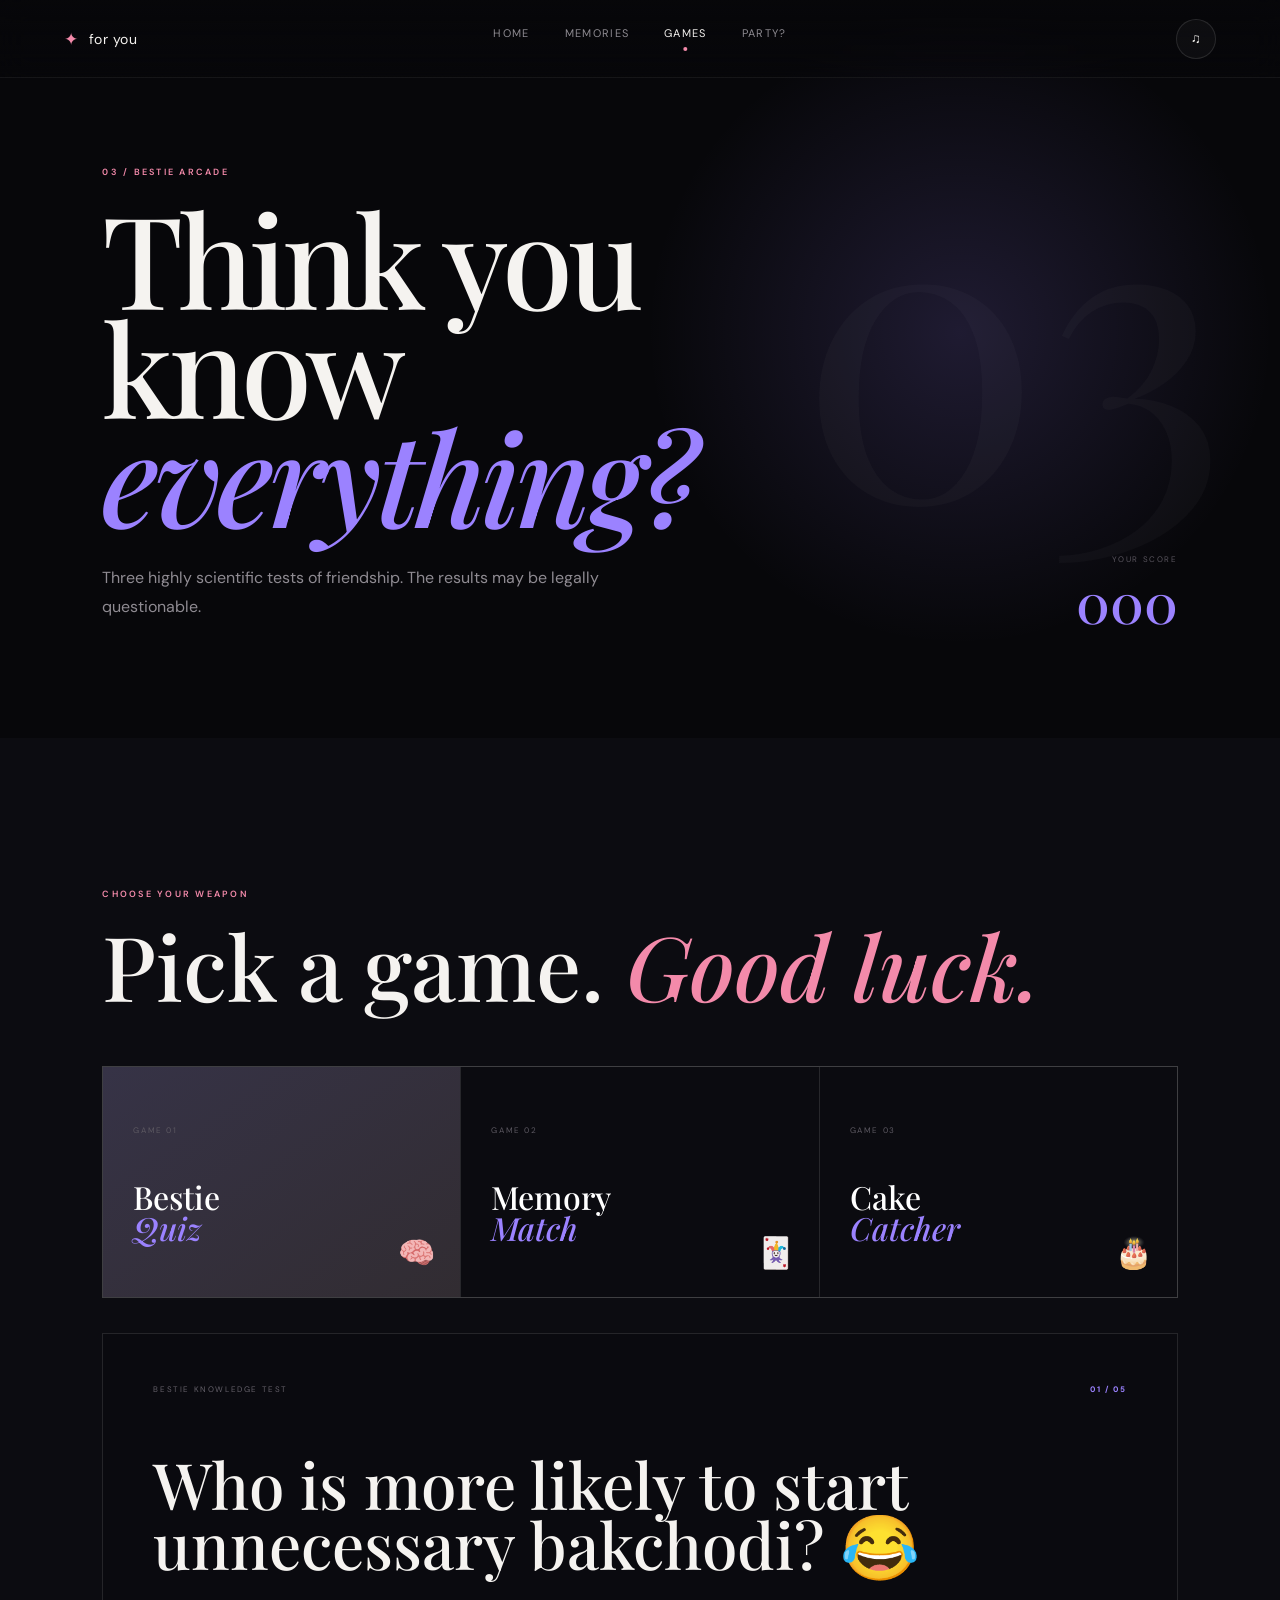
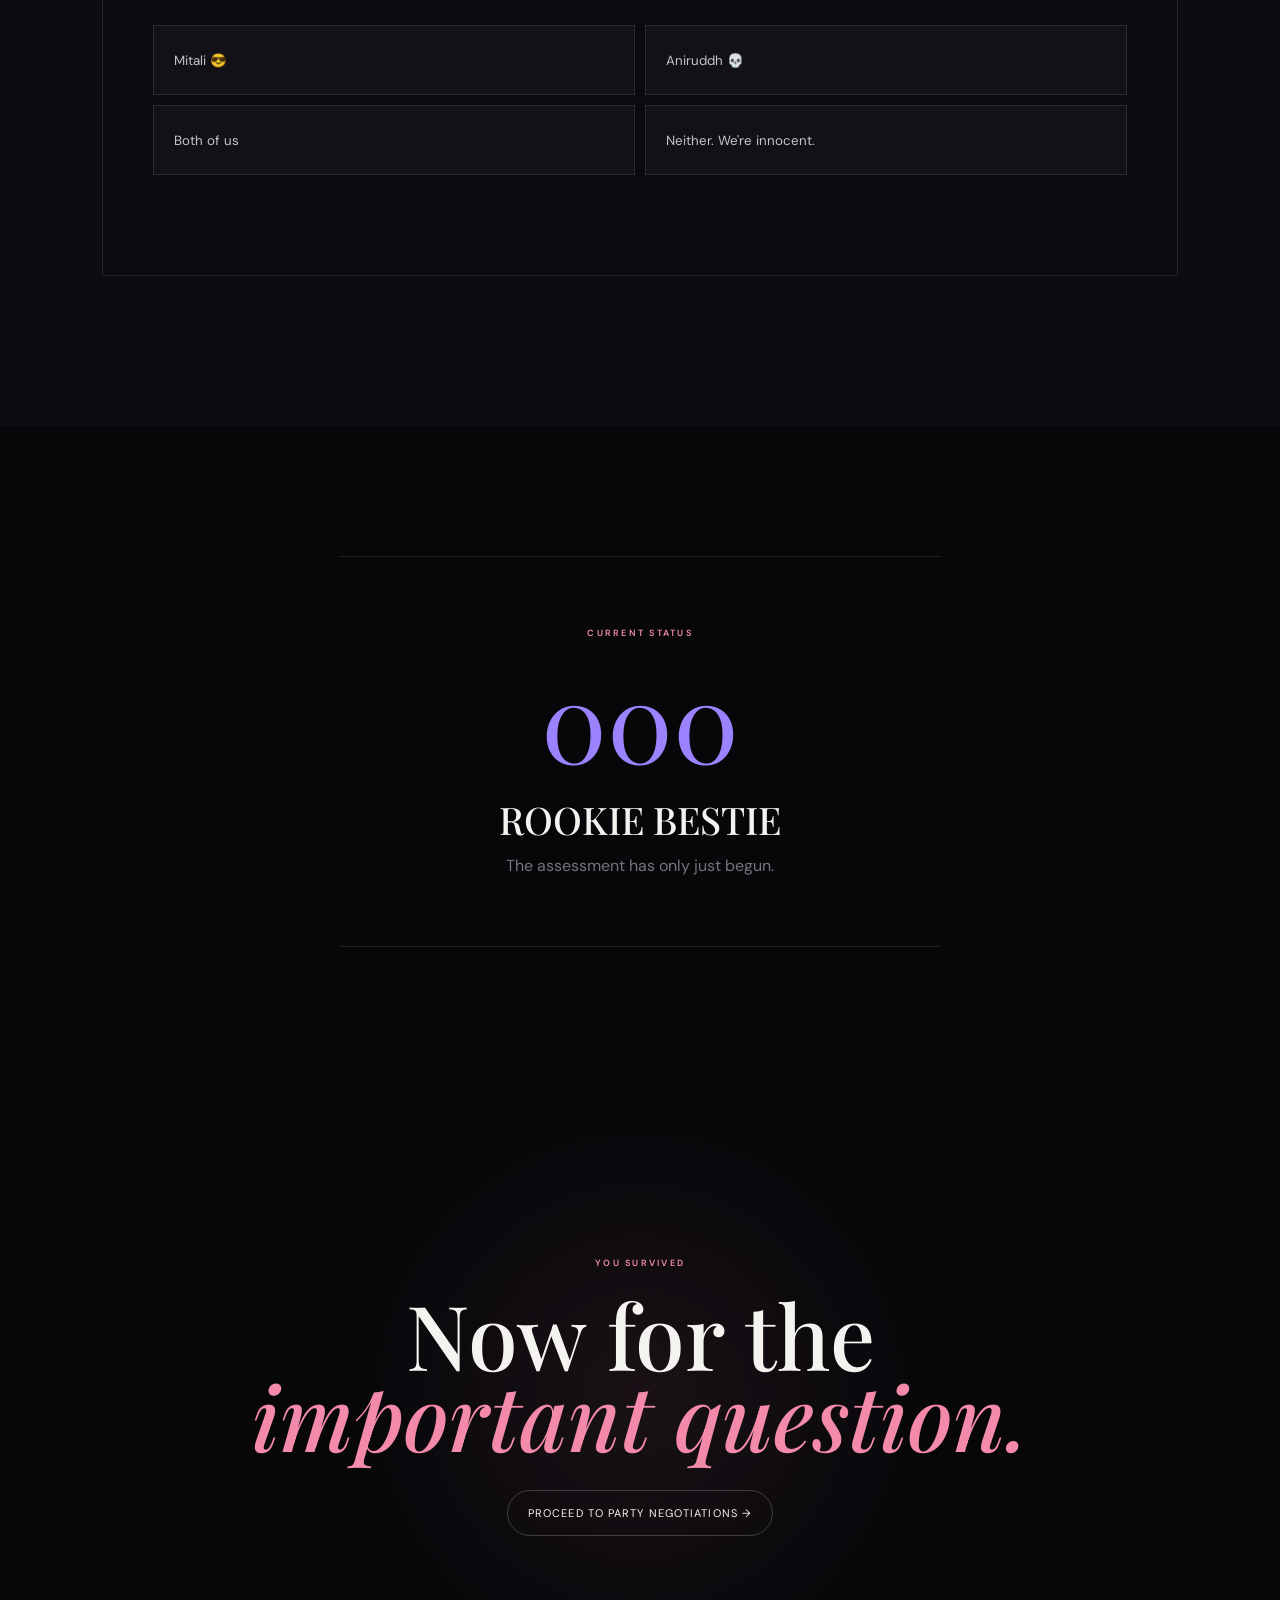
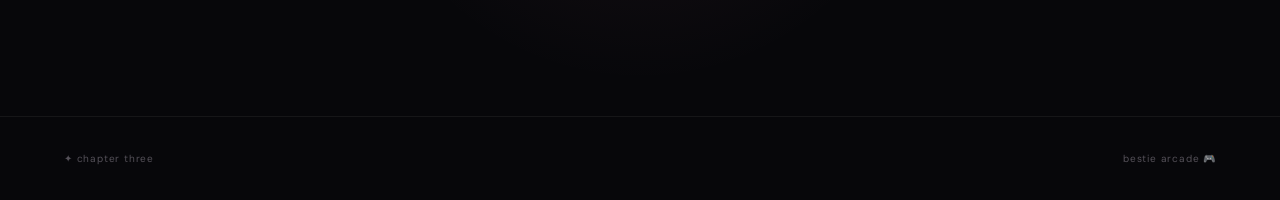
<file: pages/games.html>
<!DOCTYPE html>
<html lang="en">

<head>

    <meta charset="UTF-8">

    <meta
        name="viewport"
        content="width=device-width, initial-scale=1.0"
    >

    <title>Bestie Arcade 🎮</title>

    <link rel="stylesheet" href="../css/style.css">
    <link rel="stylesheet" href="../css/games.css">

</head>

<body>

<header class="navbar">

    <a href="../index.html" class="brand">
        <span class="brand-symbol">✦</span>
        <span>for you</span>
    </a>

    <nav class="desktop-nav">

        <a href="../index.html">
            Home
        </a>

        <a href="memories.html">
            Memories
        </a>

        <a href="games.html" class="active">
            Games
        </a>

        <a href="party.html">
            Party?
        </a>

    </nav>

    <button
        class="music-button"
        id="musicButton"
    >
        ♫
    </button>

    <button
        class="mobile-menu-button"
        id="mobileMenuButton"
    >
        <span></span>
        <span></span>
    </button>

</header>


<div class="mobile-menu" id="mobileMenu">

    <div class="mobile-menu-inner">

        <p>A LITTLE ADVENTURE</p>

        <a href="../index.html">
            Home
            <span>01</span>
        </a>

        <a href="memories.html">
            Our Memories
            <span>02</span>
        </a>

        <a href="games.html">
            Bestie Arcade
            <span>03</span>
        </a>

        <a href="party.html">
            The Important Question
            <span>04</span>
        </a>

    </div>

</div>


<main>

    <!-- =====================================
         HERO
    ====================================== -->

    <section class="games-hero">

        <div class="games-hero-content">

            <p class="section-kicker reveal">
                03 / BESTIE ARCADE
            </p>

            <h1 class="reveal">
                Think you know
                <br>
                <span>everything?</span>
            </h1>

            <p class="reveal">
                Three highly scientific tests
                of friendship.
                The results may be legally questionable.
            </p>

        </div>

        <div class="arcade-score">

            <span>YOUR SCORE</span>

            <strong id="totalScore">
                000
            </strong>

        </div>

    </section>


    <!-- =====================================
         GAME SELECT
    ====================================== -->

    <section class="arcade-section">

        <div class="arcade-heading">

            <p class="section-kicker">
                CHOOSE YOUR WEAPON
            </p>

            <h2>
                Pick a game.
                <span>Good luck.</span>
            </h2>

        </div>


        <div class="game-selector">

            <button
                class="game-tab active"
                data-game="quiz"
            >

                <small>
                    GAME 01
                </small>

                <strong>
                    Bestie
                    <em>Quiz</em>
                </strong>

                <span>
                    🧠
                </span>

            </button>


            <button
                class="game-tab"
                data-game="memory"
            >

                <small>
                    GAME 02
                </small>

                <strong>
                    Memory
                    <em>Match</em>
                </strong>

                <span>
                    🃏
                </span>

            </button>


            <button
                class="game-tab"
                data-game="cake"
            >

                <small>
                    GAME 03
                </small>

                <strong>
                    Cake
                    <em>Catcher</em>
                </strong>

                <span>
                    🎂
                </span>

            </button>

        </div>


        <!-- =================================
             QUIZ
        ================================== -->

        <div
            class="game-panel active"
            id="quizGame"
        >

            <div class="game-panel-top">

                <span>
                    BESTIE KNOWLEDGE TEST
                </span>

                <strong id="quizProgress">
                    01 / 05
                </strong>

            </div>

            <h2 id="quizQuestion">
                Loading...
            </h2>

            <div
                class="quiz-options"
                id="quizOptions"
            ></div>

            <p
                class="game-feedback"
                id="quizFeedback"
            ></p>

        </div>


        <!-- =================================
             MEMORY
        ================================== -->

        <div
            class="game-panel"
            id="memoryGame"
        >

            <div class="game-panel-top">

                <span>
                    MEMORY MATCH
                </span>

                <strong id="memoryScore">
                    00 / 03
                </strong>

            </div>

            <h2>
                Find the matching memories.
            </h2>

            <div
                class="memory-board"
                id="memoryBoard"
            ></div>

            <p
                class="game-feedback"
                id="memoryFeedback"
            >
                Find all three pairs.
            </p>

        </div>


        <!-- =================================
             CAKE
        ================================== -->

        <div
            class="game-panel"
            id="cakeGame"
        >

            <div class="game-panel-top">

                <span>
                    CAKE CATCHER
                </span>

                <strong>
                    SCORE:
                    <span id="cakeScore">
                        00
                    </span>
                </strong>

            </div>

            <h2>
                You know what to do.
                <span>Catch cake.</span>
            </h2>

            <div class="cake-game-area">

                <div
                    class="cake-object"
                    id="cakeDisplay"
                >
                    🎂
                </div>

                <button
                    class="cake-button"
                    id="cakeButton"
                >
                    CATCH IT
                </button>

            </div>

            <p
                class="game-feedback"
                id="cakeFeedback"
            >
                Catch five cakes to win.
            </p>

        </div>

    </section>


    <!-- =====================================
         SCORE CARD
    ====================================== -->

    <section class="score-section">

        <div class="score-card">

            <p class="section-kicker">
                CURRENT STATUS
            </p>

            <div
                class="big-score"
                id="bigScore"
            >
                000
            </div>

            <h2 id="scoreTitle">
                Rookie Bestie
            </h2>

            <p id="scoreMessage">
                The friendship assessment has begun.
            </p>

        </div>

    </section>


    <!-- =====================================
         NEXT
    ====================================== -->

    <section class="arcade-ending">

        <p class="section-kicker">
            YOU SURVIVED
        </p>

        <h2>
            Now for the
            <span>important question.</span>
        </h2>

        <a
            href="party.html"
            class="hero-button"
        >
            Proceed to party negotiations →
        </a>

    </section>

</main>


<footer>

    <div>
        ✦ chapter three
    </div>

    <div>
        bestie arcade 🎮
    </div>

</footer>


<audio
    id="birthdayMusic"
    loop
>
    <source
        src="/assests/music/birthday-song-web.mp3"
        type="audio/mpeg"
    >
</audio>


<script src="../js/main.js"></script>
<script src="../js/games.js"></script>

</body>
</html>
</file>
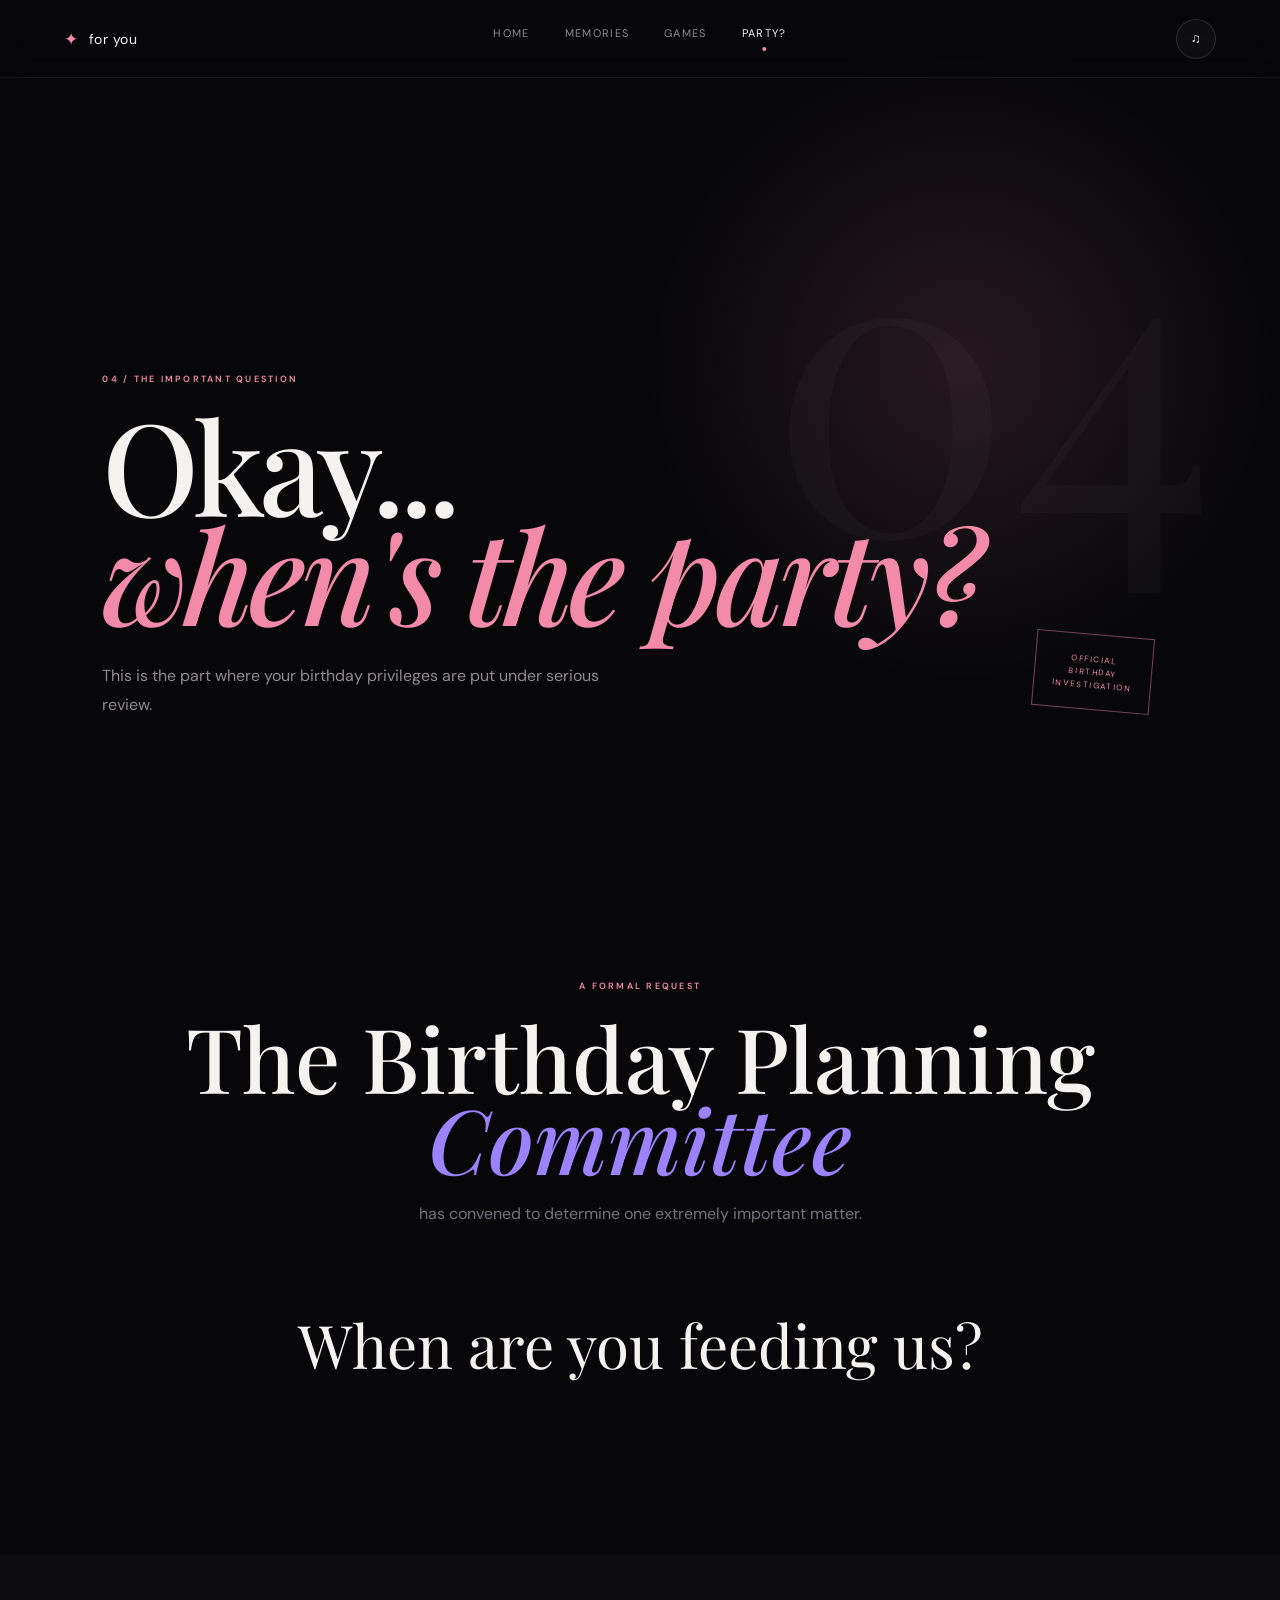
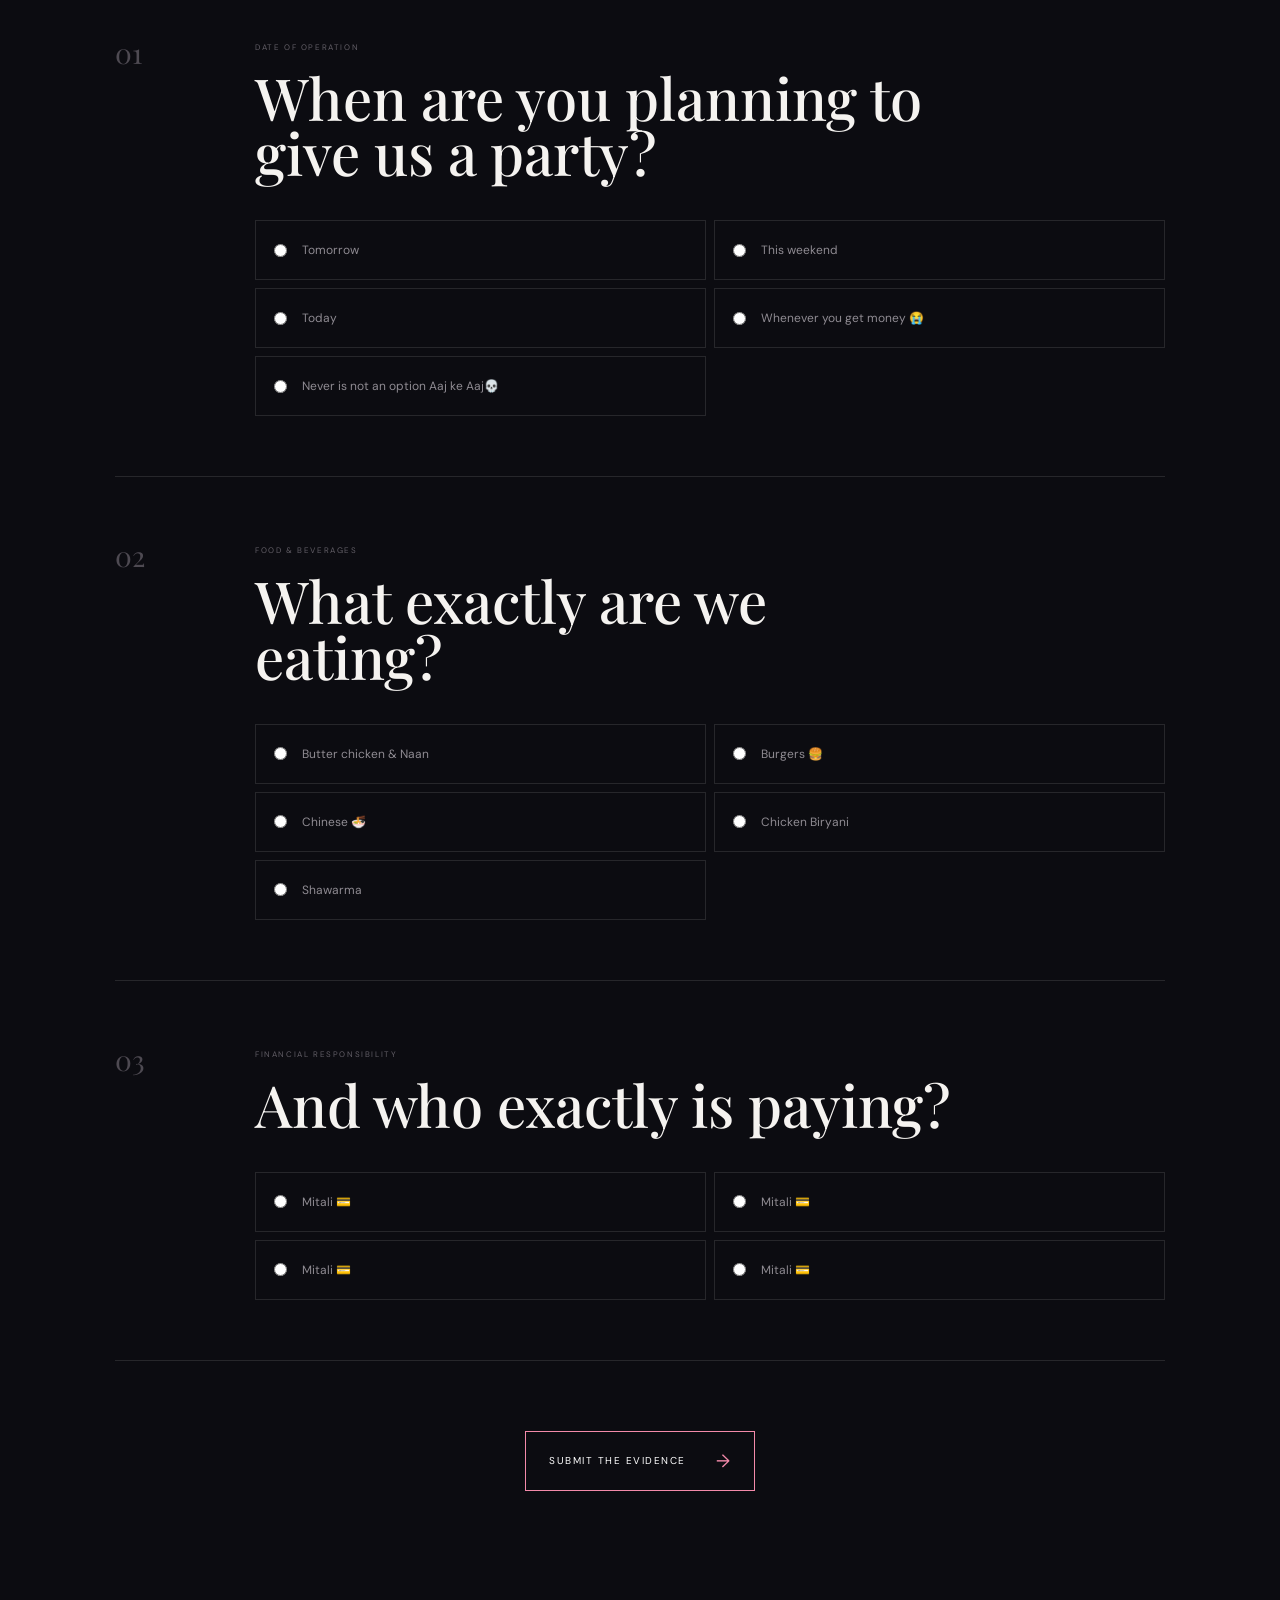
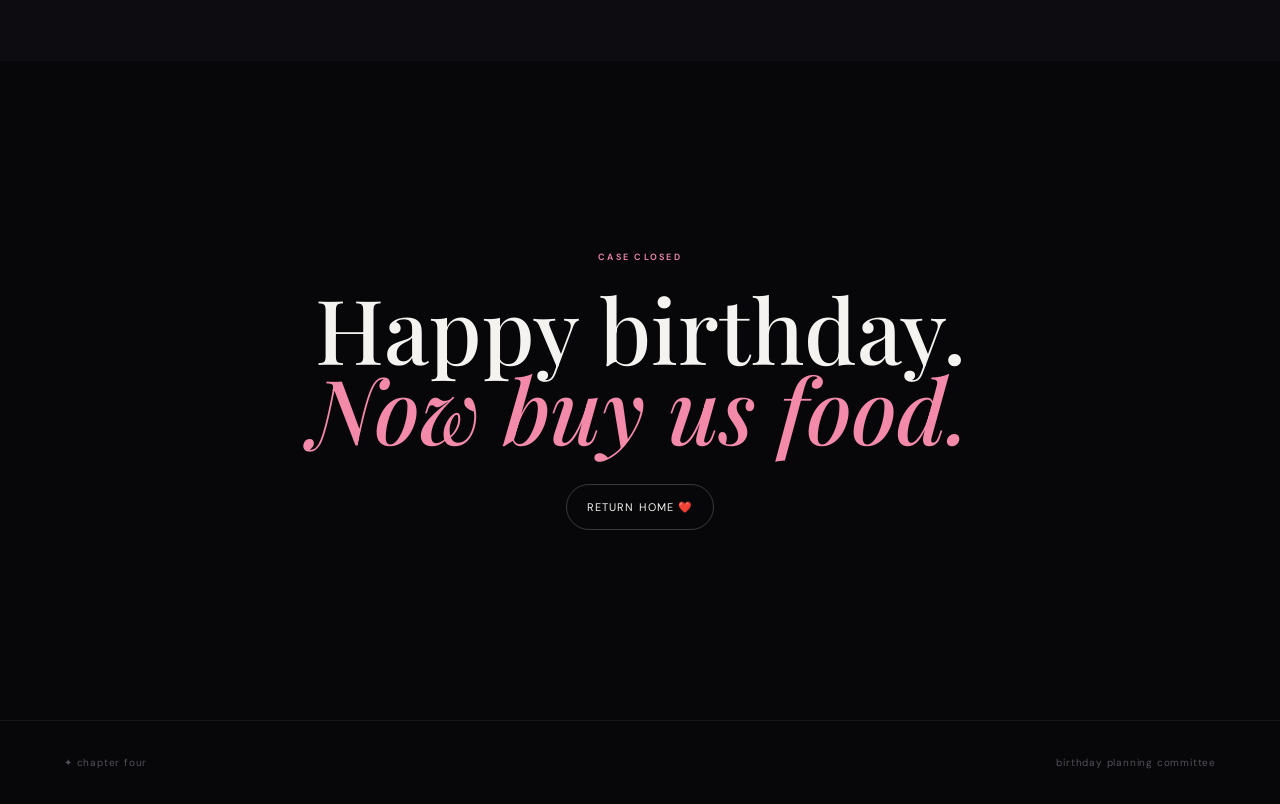
<file: pages/party.html>
<!DOCTYPE html>
<html lang="en">

<head>

    <meta charset="UTF-8">

    <meta
        name="viewport"
        content="width=device-width, initial-scale=1.0"
    >

    <title>The Important Question 🎉</title>

    <link rel="stylesheet" href="../css/style.css">
    <link rel="stylesheet" href="../css/party.css">

</head>

<body>

<header class="navbar">

    <a href="../index.html" class="brand">
        <span class="brand-symbol">✦</span>
        <span>for you</span>
    </a>

    <nav class="desktop-nav">

        <a href="../index.html">
            Home
        </a>

        <a href="memories.html">
            Memories
        </a>

        <a href="games.html">
            Games
        </a>

        <a href="party.html" class="active">
            Party?
        </a>

    </nav>

    <button
        class="music-button"
        id="musicButton"
    >
        ♫
    </button>

    <button
        class="mobile-menu-button"
        id="mobileMenuButton"
    >
        <span></span>
        <span></span>
    </button>

</header>


<div class="mobile-menu" id="mobileMenu">

    <div class="mobile-menu-inner">

        <p>A LITTLE ADVENTURE</p>

        <a href="../index.html">
            Home
            <span>01</span>
        </a>

        <a href="memories.html">
            Our Memories
            <span>02</span>
        </a>

        <a href="games.html">
            Bestie Arcade
            <span>03</span>
        </a>

        <a href="party.html">
            The Important Question
            <span>04</span>
        </a>

    </div>

</div>


<main>

    <!-- =====================================
         HERO
    ====================================== -->

    <section class="party-hero">

        <div class="party-hero-content">

            <p class="section-kicker reveal">
                04 / THE IMPORTANT QUESTION
            </p>

            <h1 class="reveal">
                Okay...
                <br>
                <span>when's the party?</span>
            </h1>

            <p class="reveal">
                This is the part where your birthday
                privileges are put under serious review.
            </p>

        </div>

        <div class="party-stamp">
            OFFICIAL<br>
            BIRTHDAY<br>
            INVESTIGATION
        </div>

    </section>


    <!-- =====================================
         INTRO
    ====================================== -->

    <section class="party-intro">

        <p class="section-kicker">
            A FORMAL REQUEST
        </p>

        <h2>
            The Birthday Planning
            <span>Committee</span>
        </h2>

        <p>
            has convened to determine one extremely
            important matter.
        </p>

        <div class="big-question">
            When are you feeding us?
        </div>

    </section>


    <!-- =====================================
         FORM
    ====================================== -->

    <section class="party-form-section">

        <form id="partyForm">


            <div class="party-question reveal">

                <div class="question-number">
                    01
                </div>

                <div class="question-content">

                    <span>
                        DATE OF OPERATION
                    </span>

                    <h3>
                        When are you planning
                        to give us a party?
                    </h3>


                    <div class="options">

                        <label>

                            <input
                                type="radio"
                                name="date"
                                value="Tomorrow"
                                required
                            >

                            <span>
                                Tomorrow
                            </span>

                        </label>


                        <label>

                            <input
                                type="radio"
                                name="date"
                                value="This weekend"
                            >

                            <span>
                                This weekend
                            </span>

                        </label>


                        <label>

                            <input
                                type="radio"
                                name="date"
                                value="Next weekend"
                            >

                            <span>
                                Today
                            </span>

                        </label>


                        <label>

                            <input
                                type="radio"
                                name="date"
                                value="Whenever I get money"
                            >

                            <span>
                                Whenever you get money 😭
                            </span>

                        </label>


                        <label>

                            <input
                                type="radio"
                                name="date"
                                value="Never"
                            >

                            <span>
                                Never is not an option Aaj ke Aaj💀
                            </span>

                        </label>

                    </div>

                </div>

            </div>


            <div class="party-question reveal">

                <div class="question-number">
                    02
                </div>

                <div class="question-content">

                    <span>
                        FOOD & BEVERAGES
                    </span>

                    <h3>
                        What exactly are
                        we eating?
                    </h3>


                    <div class="options">

                        <label>

                            <input
                                type="radio"
                                name="food"
                                value="Pizza"
                                required
                            >

                            <span>
                                Butter chicken & Naan
                            </span>

                        </label>


                        <label>

                            <input
                                type="radio"
                                name="food"
                                value="Burgers"
                            >

                            <span>
                                Burgers 🍔
                            </span>

                        </label>


                        <label>

                            <input
                                type="radio"
                                name="food"
                                value="Chinese"
                            >

                            <span>
                                Chinese 🍜
                            </span>

                        </label>


                        <label>

                            <input
                                type="radio"
                                name="food"
                                value="Something expensive"
                            >

                            <span>
                                Chicken Biryani
                            </span>

                        </label>


                        <label>

                            <input
                                type="radio"
                                name="food"
                                value="Whatever is cheapest"
                            >

                            <span>
                                Shawarma
                            </span>

                        </label>

                    </div>

                </div>

            </div>


            <div class="party-question reveal">

                <div class="question-number">
                    03
                </div>

                <div class="question-content">

                    <span>
                        FINANCIAL RESPONSIBILITY
                    </span>

                    <h3>
                        And who exactly
                        is paying?
                    </h3>


                    <div class="options">

                        <label>

                            <input
                                type="radio"
                                name="payment"
                                value="You"
                                required
                            >

                            <span>
                                Mitali 💳
                            </span>

                        </label>


                        <label>

                            <input
                                type="radio"
                                name="payment"
                                value="Parents"
                            >

                            <span>
                                Mitali 💳
                            </span>

                        </label>


                        <label>

                            <input
                                type="radio"
                                name="payment"
                                value="Everyone contributes"
                            >

                            <span>
                                Mitali 💳
                            </span>

                        </label>


                        <label>

                            <input
                                type="radio"
                                name="payment"
                                value="Nobody"
                            >

                            <span>
                                Mitali 💳
                            </span>

                        </label>

                    </div>

                </div>

            </div>


            <button
                type="submit"
                class="submit-party"
            >
                SUBMIT THE EVIDENCE
                <span>→</span>
            </button>


        </form>


        <!-- =====================================
             RESULT
        ====================================== -->

        <div
            class="party-result"
            id="partyResult"
        >

            <div class="result-symbol">
                ✦
            </div>

            <p class="section-kicker">
                APPLICATION RECEIVED
            </p>

            <h2>
                Excellent.
                <span>We'll hold you to that.</span>
            </h2>

            <p id="resultText">
                Your answers have been successfully
                forwarded to the Birthday Planning Committee.
            </p>

            <div class="result-status">
                <span></span>
                UNDER SERIOUS CONSIDERATION
            </div>

            <button
                class="change-button"
                id="againButton"
            >
                Change my answers
            </button>

        </div>

    </section>


    <!-- =====================================
         END
    ====================================== -->

    <section class="party-ending">

        <p class="section-kicker">
            CASE CLOSED
        </p>

        <h2>
            Happy birthday.
            <span>Now buy us food.</span>
        </h2>

        <a
            href="../index.html"
            class="hero-button"
        >
            Return home ❤️
        </a>

    </section>

</main>


<footer>

    <div>
        ✦ chapter four
    </div>

    <div>
        birthday planning committee
    </div>

</footer>


<audio
    id="birthdayMusic"
    loop
>
    <source
        src="/assests/music/birthday-song-web.mp3"
        type="audio/mpeg"
    >
</audio>


<script src="../js/main.js"></script>
<script src="../js/party.js"></script>

</body>
</html>
</file>
<file: css/style.css>
@import url('https://fonts.googleapis.com/css2?family=DM+Sans:wght@400;500;600;700&family=Playfair+Display:ital,wght@0,500;0,600;1,500;1,600&display=swap');


/* =========================================================
   VARIABLES
========================================================= */

:root {

    --black: #07070a;
    --black-soft: #0c0c11;

    --white: #f5f3f0;
    --white-soft: #d8d5d2;

    --muted: #8f8b8d;

    --purple: #9b82ff;
    --pink: #f38aaa;

    --border: rgba(255,255,255,0.11);

    --serif: "Playfair Display", Georgia, serif;
    --sans: "DM Sans", Arial, sans-serif;

}


/* =========================================================
   RESET
========================================================= */

* {
    margin: 0;
    padding: 0;
    box-sizing: border-box;
}

html {
    scroll-behavior: smooth;
}

body {
    background: var(--black);
    color: var(--white);

    font-family: var(--sans);

    overflow-x: hidden;
}

body.locked {
    overflow: hidden;
}

a {
    color: inherit;
    text-decoration: none;
}

button {
    font-family: inherit;
}


/* =========================================================
   INTRO SCREEN
========================================================= */

.intro-screen {

    position: fixed;

    inset: 0;

    z-index: 9999;

    background: #07070a;

    display: flex;

    align-items: center;
    justify-content: center;

    overflow: hidden;

    transition:
        opacity 1s ease,
        visibility 1s ease;

}

.intro-screen.hide {

    opacity: 0;

    visibility: hidden;

    pointer-events: none;

}


.intro-stars {

    position: absolute;

    inset: 0;

    background-image:
        radial-gradient(
            circle,
            rgba(255,255,255,0.8) 1px,
            transparent 1px
        );

    background-size: 120px 120px;

    opacity: 0.12;

    animation:
        starMove 25s linear infinite;

}


@keyframes starMove {

    from {
        transform: translateY(0);
    }

    to {
        transform: translateY(-120px);
    }

}


.intro-content {

    position: relative;

    z-index: 2;

    width: min(90%, 800px);

    text-align: center;

}


.intro-small {

    color: var(--muted);

    font-size: 10px;

    letter-spacing: 0.25em;

    margin-bottom: 35px;

}


.intro-symbol {

    font-size: 22px;

    color: var(--pink);

    margin-bottom: 25px;

    animation:
        introPulse 2s ease-in-out infinite;

}


@keyframes introPulse {

    0%,
    100% {
        opacity: 0.5;
        transform: scale(1);
    }

    50% {
        opacity: 1;
        transform: scale(1.15);
    }

}


.intro-content h1 {

    font-family: var(--serif);

    font-size: clamp(55px, 9vw, 105px);

    line-height: 0.95;

    font-weight: 500;

    letter-spacing: -4px;

}


.intro-content h1 span {

    font-style: italic;

    color: var(--pink);

}


.intro-description {

    margin-top: 35px;

    color: var(--muted);

    line-height: 1.8;

    font-size: 15px;

}


.enter-button {

    margin-top: 38px;

    display: inline-flex;

    align-items: center;

    gap: 25px;

    padding: 16px 22px 16px 25px;

    border-radius: 100px;

    border: 1px solid var(--border);

    background: rgba(255,255,255,0.04);

    color: var(--white);

    cursor: pointer;

    font-size: 13px;

    transition: 0.3s ease;

}


.enter-button:hover {

    background: rgba(255,255,255,0.09);

    border-color: rgba(255,255,255,0.25);

    transform: translateY(-3px);

}


.enter-arrow {

    width: 30px;
    height: 30px;

    display: grid;

    place-items: center;

    border-radius: 50%;

    background: var(--white);

    color: var(--black);

    transition: 0.3s ease;

}


.enter-button:hover .enter-arrow {

    transform: translateX(4px);

}


.intro-hint {

    margin-top: 20px;

    color: #55535a;

    font-size: 10px;

}


/* =========================================================
   SITE
========================================================= */

.site {

    opacity: 0;

    visibility: hidden;

    transition:
        opacity 1.2s ease;

}


.site.show {

    opacity: 1;

    visibility: visible;

}


/* =========================================================
   NAVBAR
========================================================= */

.navbar {

    position: fixed;

    top: 0;
    left: 0;

    width: 100%;

    height: 78px;

    padding: 0 5%;

    display: flex;

    align-items: center;

    justify-content: space-between;

    z-index: 500;

    border-bottom: 1px solid
        rgba(255,255,255,0.06);

    background:
        linear-gradient(
            180deg,
            rgba(7,7,10,0.85),
            rgba(7,7,10,0.25)
        );

    backdrop-filter: blur(15px);

}


.brand {

    display: flex;

    align-items: center;

    gap: 10px;

    font-size: 14px;

    letter-spacing: 0.04em;

}


.brand-symbol {

    color: var(--pink);

    font-size: 17px;

}


.desktop-nav {

    position: absolute;

    left: 50%;

    transform: translateX(-50%);

    display: flex;

    gap: 35px;

}


.desktop-nav a {

    color: #8e8b91;

    font-size: 11px;

    letter-spacing: 0.12em;

    text-transform: uppercase;

    transition: 0.25s ease;

}


.desktop-nav a:hover,
.desktop-nav a.active {

    color: var(--white);

}


.desktop-nav a.active::after {

    content: "";

    display: block;

    width: 4px;
    height: 4px;

    margin: 7px auto 0;

    border-radius: 50%;

    background: var(--pink);

}


.music-button {

    width: 40px;
    height: 40px;

    border: 1px solid var(--border);

    background: rgba(255,255,255,0.03);

    color: var(--white);

    border-radius: 50%;

    cursor: pointer;

    transition: 0.3s ease;

}


.music-button:hover {

    border-color: var(--pink);

    transform: scale(1.08);

}


.mobile-menu-button {

    display: none;

}


/* =========================================================
   HERO
========================================================= */

.hero {

    min-height: 100vh;

    position: relative;

    display: flex;

    align-items: center;

    justify-content: center;

    overflow: hidden;

}


.hero-image {

    position: absolute;

    inset: 0;

    background-image:
        url("/assests/images/trifecta.jpeg");

    background-size: cover;

    background-position: center;

    transform: scale(1.05);

    animation:
        heroZoom 12s ease-out forwards;

}


@keyframes heroZoom {

    from {
        transform: scale(1.12);
    }

    to {
        transform: scale(1.02);
    }

}


.hero-gradient {

    position: absolute;

    inset: 0;

    background:
        linear-gradient(
            90deg,
            rgba(7,7,10,0.85) 0%,
            rgba(7,7,10,0.48) 45%,
            rgba(7,7,10,0.6) 100%
        ),
        linear-gradient(
            0deg,
            rgba(7,7,10,0.95),
            transparent 45%
        );

}


.hero-noise {

    position: absolute;

    inset: 0;

    opacity: 0.06;

    background-image:
        url("data:image/svg+xml,%3Csvg viewBox='0 0 180 180' xmlns='http://www.w3.org/2000/svg'%3E%3Cfilter id='n'%3E%3CfeTurbulence type='fractalNoise' baseFrequency='.9' numOctaves='3' stitchTiles='stitch'/%3E%3C/filter%3E%3Crect width='100%25' height='100%25' filter='url(%23n)' opacity='.4'/%3E%3C/svg%3E");

}


.hero-content {

    position: relative;

    z-index: 3;

    width: min(90%, 850px);

    margin-left: -20%;

}


.hero-label {

    color: var(--pink);

    font-size: 10px;

    letter-spacing: 0.25em;

    margin-bottom: 25px;

}


.hero-title {

    font-family: var(--serif);

    font-weight: 500;

    font-size: clamp(70px, 11vw, 145px);

    line-height: 0.84;

    letter-spacing: -6px;

}


.hero-title span {

    display: block;

    color: var(--white);

    font-style: italic;

    margin-left: 10%;

}


.hero-message {

    max-width: 470px;

    margin-top: 42px;

    color: var(--white-soft);

    font-size: 17px;

    line-height: 1.8;

}


.hero-message.secondary {

    margin-top: 5px;

    color: #969299;

}


.hero-button {

    display: inline-flex;

    align-items: center;

    gap: 30px;

    margin-top: 35px;

    padding: 15px 20px;

    border: 1px solid
        rgba(255,255,255,0.2);

    border-radius: 100px;

    font-size: 11px;

    text-transform: uppercase;

    letter-spacing: 0.1em;

    transition: 0.3s ease;

}


.hero-button:hover {

    background: var(--white);

    color: var(--black);

    transform: translateY(-3px);

}


.hero-side-text {

    position: absolute;

    right: 4%;

    top: 50%;

    transform:
        translateY(-50%)
        rotate(90deg);

    transform-origin: center;

    color: rgba(255,255,255,0.38);

    font-size: 8px;

    letter-spacing: 0.3em;

    line-height: 2;

}


.hero-scroll {

    position: absolute;

    bottom: 35px;

    left: 5%;

    z-index: 3;

    display: flex;

    align-items: center;

    gap: 14px;

    color: #77747a;

    font-size: 8px;

    letter-spacing: 0.2em;

}


.scroll-line {

    width: 60px;

    height: 1px;

    background: #77747a;

}


/* =========================================================
   LETTER
========================================================= */

.letter-section {

    padding: 180px 8%;

    background: var(--black);

}


.letter-layout {

    max-width: 1200px;

    margin: auto;

    display: grid;

    grid-template-columns: 100px 1fr;

    gap: 50px;

}


.section-number {

    color: #444148;

    font-size: 11px;

    letter-spacing: 0.2em;

}


.letter-main {

    max-width: 850px;

}


.section-kicker {

    color: var(--pink);

    font-size: 9px;

    font-weight: 600;

    letter-spacing: 0.25em;

    margin-bottom: 25px;

}


.letter-main h2 {

    font-family: var(--serif);

    font-size: clamp(45px, 6vw, 78px);

    line-height: 1.05;

    font-weight: 500;

    letter-spacing: -2px;

}


.letter-main h2 em {

    color: var(--pink);

    font-weight: 500;

}


.letter-text {

    max-width: 600px;

    margin-top: 55px;

    margin-left: 15%;

}


.letter-text p {

    color: #9d9aa0;

    font-size: 16px;

    line-height: 1.9;

    margin-bottom: 25px;

}


.signature {

    margin-top: 55px;

    margin-left: 15%;

    display: flex;

    flex-direction: column;

    gap: 6px;

}


.signature span {

    color: #656169;

    font-size: 11px;

}


.signature strong {

    font-family: var(--serif);

    color: var(--white);

    font-size: 20px;

    font-weight: 500;

}


/* =========================================================
   LITTLE THINGS
========================================================= */

.little-things {

    padding: 150px 8%;

    background: var(--black-soft);

}


.little-heading {

    max-width: 1100px;

    margin: auto auto 70px;

}


.little-heading h2 {

    font-family: var(--serif);

    font-size: clamp(50px, 7vw, 90px);

    line-height: 0.95;

    font-weight: 500;

}


.little-heading h2 span {

    display: block;

    margin-left: 15%;

    color: var(--purple);

    font-style: italic;

}


.things-grid {

    max-width: 1100px;

    margin: auto;

    display: grid;

    grid-template-columns:
        repeat(3, 1fr);

    gap: 1px;

    background: var(--border);

    border: 1px solid var(--border);

}


.firstcard{
    background-image: url('/assests/images/secondcard.jpeg');
}

.secondcard{
    background-image: url('/assests/images/firstcard.jpeg');
}

.thirdcard{
    background-image: url('/assests/images/thirdcard.jpeg');
}

/* =========================================================
   PHOTO CARDS
========================================================= */

.firstcard,
.secondcard,
.thirdcard {
    position: relative;
    min-height: 340px;
    padding: 35px;

    overflow: hidden;

    /* Image fills the entire card */
    background-size: cover;
    background-position: center;
    background-repeat: no-repeat;

    /* Smooth image movement */
    transition: transform 0.4s ease, background-position 0.4s ease;
}

/* ---------------------------------------------------------
   DARK OVERLAY
--------------------------------------------------------- */

.firstcard::before,
.secondcard::before,
.thirdcard::before {
    content: "";
    position: absolute;
    inset: 0;

    background:
        linear-gradient(
            180deg,
            rgba(7, 7, 10, 0.25),
            rgba(7, 7, 10, 0.82)
        );

    z-index: 0;
}


/* ---------------------------------------------------------
   KEEP TEXT ABOVE IMAGE
--------------------------------------------------------- */

.firstcard > *,
.secondcard > *,
.thirdcard > * {
    position: relative;
    z-index: 1;
}


/* ---------------------------------------------------------
   HOVER EFFECT
--------------------------------------------------------- */

.firstcard:hover,
.secondcard:hover,
.thirdcard:hover {
    background-size: 105%;
}


/* ---------------------------------------------------------
   TEXT VISIBILITY
--------------------------------------------------------- */

.firstcard .thing-number,
.secondcard .thing-number,
.thirdcard .thing-number {
    color: rgba(255, 255, 255, 0.65);
}

.firstcard .thing-icon,
.secondcard .thing-icon,
.thirdcard .thing-icon {
    color: var(--pink);
}

.firstcard h3,
.secondcard h3,
.thirdcard h3 {
    color: white;
}

.firstcard p,
.secondcard p,
.thirdcard p {
    color: rgba(255, 255, 255, 0.72);
}


.thing-card {

    position: relative;

    min-height: 340px;

    padding: 35px;

    transition: 0.4s ease;

}



.thing-number {

    color: #4b484e;

    font-size: 10px;

    letter-spacing: 0.2em;

}


.thing-icon {

    display: block;

    margin-top: 60px;

    color: var(--pink);

    font-size: 28px;

}


.thing-card h3 {

    margin-top: 20px;

    font-family: var(--serif);

    font-size: 25px;

    font-weight: 500;

}


.thing-card p {

    margin-top: 14px;

    color: #77747b;

    font-size: 13px;

    line-height: 1.8;

}


/* =========================================================
   MEMORY TEASER
========================================================= */

.memory-teaser {

    min-height: 85vh;

    position: relative;

    display: flex;

    align-items: center;

    overflow: hidden;

}


.memory-background {

    position: absolute;

    inset: 0;

    background-image:
        url("/assests/images/Good Look.jpeg");

    background-size: cover;

    background-position: center;

    filter: saturate(0.7);

    transition: transform 1s ease;

}


.memory-teaser:hover .memory-background {

    transform: scale(1.04);

}


.memory-overlay {

    position: absolute;

    inset: 0;

    background:
        linear-gradient(
            90deg,
            rgba(7,7,10,0.95),
            rgba(7,7,10,0.45),
            rgba(7,7,10,0.75)
        );

}


.memory-content {

    position: relative;

    z-index: 2;

    width: min(90%, 1100px);

    margin: auto;

}


.memory-content h2 {

    font-family: var(--serif);

    font-size: clamp(55px, 8vw, 100px);

    line-height: 0.9;

    font-weight: 500;

}


.memory-content h2 span {

    color: var(--pink);

    font-style: italic;

}


.memory-content > p:not(.section-kicker) {

    color: #a09da3;

    margin-top: 30px;

}


.outline-button {

    display: inline-flex;

    gap: 30px;

    align-items: center;

    margin-top: 35px;

    padding: 15px 20px;

    border: 1px solid
        rgba(255,255,255,0.2);

    border-radius: 100px;

    font-size: 11px;

    text-transform: uppercase;

    letter-spacing: 0.1em;

    transition: 0.3s ease;

}


.outline-button:hover {

    background: var(--white);

    color: var(--black);

}


/* =========================================================
   GAME TEASER
========================================================= */

.game-teaser {

    padding: 180px 8%;

    background:
        radial-gradient(
            circle at 75% 50%,
            rgba(155,130,255,0.12),
            transparent 35%
        );

}


.game-content {

    max-width: 1100px;

    margin: auto;

    display: grid;

    grid-template-columns: 1fr 1fr;

    align-items: center;

    gap: 100px;

}


.game-text h2 {

    font-family: var(--serif);

    font-size: clamp(50px, 6vw, 78px);

    line-height: 0.95;

    font-weight: 500;

}


.game-text h2 span {

    display: block;

    color: var(--purple);

    font-style: italic;

}


.game-text > p:not(.section-kicker) {

    color: #8f8b92;

    max-width: 430px;

    margin-top: 25px;

    line-height: 1.8;

}


.arcade-visual {

    position: relative;

    min-height: 400px;

    display: grid;

    place-items: center;

}


.arcade-glow {

    position: absolute;

    width: 300px;
    height: 300px;

    border-radius: 50%;

    background: var(--purple);

    filter: blur(130px);

    opacity: 0.13;

}


.arcade-card {

    position: relative;

    width: 300px;
    height: 380px;

    padding: 40px;

    display: flex;

    flex-direction: column;

    justify-content: center;

    align-items: center;

    border: 1px solid
        rgba(155,130,255,0.35);

    background:
        linear-gradient(
            145deg,
            #151321,
            #0b0b11
        );

    box-shadow:
        20px 30px 80px
        rgba(0,0,0,0.5);

    transform:
        rotate(4deg);

    transition: 0.5s ease;

}


.arcade-card:hover {

    transform:
        rotate(0deg)
        translateY(-10px);

}


.arcade-card span {

    color: var(--pink);

    font-size: 9px;

    letter-spacing: 0.3em;

}


.arcade-card strong {

    margin-top: 15px;

    font-family: var(--serif);

    font-size: 58px;

    font-weight: 500;

}


.arcade-card small {

    margin-top: 40px;

    color: #66626a;

    letter-spacing: 0.2em;

    font-size: 8px;

}


.arcade-line {

    width: 100%;

    height: 1px;

    margin-top: 20px;

    background:
        linear-gradient(
            90deg,
            transparent,
            var(--purple),
            transparent
        );

}


/* =========================================================
   FINAL
========================================================= */

.home-final {

    padding: 200px 20px;

    text-align: center;

    background: var(--black);

}


.home-final h2 {

    font-family: var(--serif);

    font-size: clamp(55px, 8vw, 105px);

    line-height: 0.95;

    font-weight: 500;

}


.home-final h2 span {

    display: block;

    color: var(--pink);

    font-style: italic;

}


.home-final > p:not(.section-kicker) {

    color: #858188;

    margin-top: 30px;

}


.final-links {

    margin-top: 50px;

    display: flex;

    justify-content: center;

    gap: 10px;

    flex-wrap: wrap;

}


.final-links a {

    padding: 12px 20px;

    border: 1px solid var(--border);

    border-radius: 100px;

    color: #aaa6ad;

    font-size: 11px;

    text-transform: uppercase;

    letter-spacing: 0.1em;

    transition: 0.3s ease;

}


.final-links a:hover {

    color: var(--white);

    border-color: var(--pink);

}


/* =========================================================
   FOOTER
========================================================= */

footer {

    padding: 35px 5%;

    display: flex;

    justify-content: space-between;

    color: #555159;

    border-top: 1px solid
        rgba(255,255,255,0.06);

    font-size: 10px;

    letter-spacing: 0.08em;

}


/* =========================================================
   REVEAL
========================================================= */

.reveal {

    opacity: 0;

    transform: translateY(30px);

    transition:
        opacity 1s ease,
        transform 1s ease;

}


.reveal.visible {

    opacity: 1;

    transform: translateY(0);

}


/* =========================================================
   MOBILE MENU
========================================================= */

.mobile-menu {

    position: fixed;

    inset: 0;

    z-index: 400;

    background: rgba(7,7,10,0.97);

    display: none;

}


.mobile-menu.open {

    display: block;

}


.mobile-menu-inner {

    padding:
        140px 30px 40px;

}


.mobile-menu-inner > p {

    color: #555159;

    font-size: 9px;

    letter-spacing: 0.2em;

    margin-bottom: 30px;

}


.mobile-menu-inner a {

    display: flex;

    justify-content: space-between;

    padding: 22px 0;

    border-bottom: 1px solid var(--border);

    font-family: var(--serif);

    font-size: 35px;

}


.mobile-menu-inner a span {

    font-family: var(--sans);

    color: #555159;

    font-size: 10px;

}


/* =========================================================
   RESPONSIVE
========================================================= */

@media (max-width: 900px) {

    .desktop-nav {

        display: none;

    }

    .mobile-menu-button {

        display: flex;

        width: 40px;
        height: 40px;

        margin-left: auto;
        margin-right: 10px;

        flex-direction: column;

        justify-content: center;

        align-items: center;

        gap: 6px;

        border: 1px solid var(--border);

        border-radius: 50%;

        background: transparent;

        cursor: pointer;

    }

    .mobile-menu-button span {

        width: 16px;
        height: 1px;

        background: white;

        transition: 0.3s ease;

    }

    .mobile-menu-button.open span:first-child {

        transform:
            translateY(3.5px)
            rotate(45deg);

    }

    .mobile-menu-button.open span:last-child {

        transform:
            translateY(-3.5px)
            rotate(-45deg);

    }


    .hero-content {

        margin-left: 0;

        text-align: center;

    }


    .hero-title span {

        margin-left: 0;

    }


    .hero-message {

        margin-left: auto;
        margin-right: auto;

    }


    .hero-side-text {

        display: none;

    }


    .letter-layout {

        grid-template-columns: 1fr;

    }


    .section-number {

        display: none;

    }


    .letter-text,
    .signature {

        margin-left: 0;

    }


    .things-grid {

        grid-template-columns: 1fr;

    }


    .thing-card {

        min-height: 280px;

    }


    .game-content {

        grid-template-columns: 1fr;

        gap: 50px;

    }

}


@media (max-width: 600px) {

    .navbar {

        height: 68px;

    }


    .brand {

        font-size: 12px;

    }


    .hero {

        min-height: 100svh;

    }


    .hero-title {

        font-size: clamp(60px, 17vw, 95px);

        letter-spacing: -4px;

    }


    .hero-message {

        font-size: 14px;

    }


    .letter-section,
    .little-things,
    .game-teaser {

        padding:
            110px 22px;

    }


    .letter-main h2,
    .little-heading h2 {

        font-size: 48px;

    }


    .memory-teaser {

        min-height: 75vh;

    }


    .memory-content {

        padding: 20px;

    }


    .memory-content h2 {

        font-size: 58px;

    }


    .arcade-card {

        width: 260px;

        height: 340px;

    }


    .home-final {

        padding:
            140px 20px;

    }


    .home-final h2 {

        font-size: 55px;

    }


    footer {

        flex-direction: column;

        gap: 10px;

        text-align: center;

    }

}
</file>
<file: css/games.css>
/* =========================================================
   HERO
========================================================= */

.games-hero {

    min-height: 82vh;

    position: relative;

    display: flex;

    align-items: center;

    padding: 130px 8% 80px;

    overflow: hidden;

    background:
        radial-gradient(
            circle at 75% 45%,
            rgba(155,130,255,0.16),
            transparent 30%
        );

}


.games-hero::after {

    content: "03";

    position: absolute;

    right: 4%;

    top: 45%;

    transform: translateY(-50%);

    font-family: var(--serif);

    font-size: 32vw;

    line-height: 1;

    color: rgba(255,255,255,0.025);

}


.games-hero-content {

    position: relative;

    z-index: 2;

    max-width: 850px;

}


.games-hero h1 {

    font-family: var(--serif);

    font-size: clamp(65px, 10vw, 130px);

    line-height: 0.85;

    letter-spacing: -5px;

    font-weight: 500;

}


.games-hero h1 span {

    color: var(--purple);

    font-style: italic;

}


.games-hero-content > p:last-child {

    max-width: 500px;

    color: #8f8b92;

    line-height: 1.8;

    margin-top: 35px;

}


.arcade-score {

    position: absolute;

    right: 8%;

    bottom: 100px;

    z-index: 3;

    text-align: right;

}


.arcade-score span {

    display: block;

    color: #59555e;

    font-size: 8px;

    letter-spacing: 0.2em;

}


.arcade-score strong {

    display: block;

    font-family: var(--serif);

    font-size: 55px;

    font-weight: 500;

    color: var(--purple);

}


/* =========================================================
   ARCADE
========================================================= */

.arcade-section {

    padding: 150px 8%;

    background: var(--black-soft);

}


.arcade-heading {

    max-width: 1100px;

    margin: auto auto 60px;

}


.arcade-heading h2 {

    font-family: var(--serif);

    font-size: clamp(50px, 7vw, 90px);

    line-height: 0.9;

    font-weight: 500;

}


.arcade-heading h2 span {

    color: var(--pink);

    font-style: italic;

}


/* =========================================================
   GAME TABS
========================================================= */

.game-selector {

    max-width: 1100px;

    margin: auto;

    display: grid;

    grid-template-columns:
        repeat(3, 1fr);

    gap: 1px;

    background: var(--border);

    border: 1px solid var(--border);

}


.game-tab {

    min-height: 230px;

    position: relative;

    padding: 30px;

    text-align: left;

    background: #0b0b10;

    border: 0;

    color: white;

    cursor: pointer;

    transition: 0.35s ease;

}


.game-tab:hover {

    background: #111118;

}


.game-tab.active {

    background:
        linear-gradient(
            145deg,
            rgba(155,130,255,0.13),
            rgba(243,138,170,0.05)
        );

}


.game-tab small {

    color: #5d5962;

    font-size: 8px;

    letter-spacing: 0.2em;

}


.game-tab strong {

    display: block;

    margin-top: 45px;

    font-family: var(--serif);

    font-size: 32px;

    line-height: 0.95;

    font-weight: 500;

}


.game-tab strong em {

    display: block;

    color: var(--purple);

    font-style: italic;

}


.game-tab > span {

    position: absolute;

    right: 25px;

    bottom: 25px;

    font-size: 30px;

    filter: grayscale(0.2);

}


/* =========================================================
   GAME PANEL
========================================================= */

.game-panel {

    max-width: 1100px;

    min-height: 500px;

    margin: 35px auto 0;

    padding: 50px;

    display: none;

    border: 1px solid var(--border);

    background: #0a0a0f;

}


.game-panel.active {

    display: block;

}


.game-panel-top {

    display: flex;

    justify-content: space-between;

    color: #646069;

    font-size: 8px;

    letter-spacing: 0.2em;

}


.game-panel-top strong {

    color: var(--purple);

}


.game-panel h2 {

    max-width: 800px;

    margin-top: 60px;

    font-family: var(--serif);

    font-size: clamp(38px, 5vw, 65px);

    line-height: 0.95;

    font-weight: 500;

}


.game-panel h2 span {

    color: var(--pink);

    font-style: italic;

}


/* =========================================================
   QUIZ
========================================================= */

.quiz-options {

    display: grid;

    grid-template-columns:
        repeat(2, 1fr);

    gap: 10px;

    margin-top: 50px;

}


.quiz-option {

    min-height: 70px;

    padding: 20px;

    text-align: left;

    border: 1px solid var(--border);

    background: #111117;

    color: #c8c5ca;

    cursor: pointer;

    transition: 0.25s ease;

}


.quiz-option:hover {

    color: white;

    border-color:
        rgba(155,130,255,0.5);

}


.quiz-option.correct {

    background:
        rgba(90,200,150,0.1);

    border-color:
        rgba(90,200,150,0.5);

    color: #8be0bb;

}


.quiz-option.wrong {

    background:
        rgba(243,100,120,0.1);

    border-color:
        rgba(243,100,120,0.5);

}


.game-feedback {

    min-height: 25px;

    margin-top: 25px;

    color: #77737b;

    font-size: 12px;

}


/* =========================================================
   MEMORY GAME
========================================================= */

.memory-board {

    max-width: 420px;

    margin: 50px auto 20px;

    display: grid;

    grid-template-columns:
        repeat(3, 1fr);

    gap: 10px;

}


.memory-card {

    aspect-ratio: 1;

    border: 1px solid var(--border);

    background:
        linear-gradient(
            135deg,
            #171720,
            #0d0d12
        );

    color: white;

    font-size: 30px;

    cursor: pointer;

    transition: 0.3s ease;

}


.memory-card:hover {

    border-color: var(--purple);

    transform: translateY(-3px);

}


.memory-card.flipped,
.memory-card.matched {

    background:
        rgba(155,130,255,0.12);

    border-color: var(--purple);

}


/* =========================================================
   CAKE GAME
========================================================= */

.cake-game-area {

    min-height: 280px;

    margin-top: 45px;

    display: flex;

    flex-direction: column;

    justify-content: center;

    align-items: center;

    gap: 30px;

    border: 1px dashed
        rgba(155,130,255,0.2);

    background:
        radial-gradient(
            circle,
            rgba(155,130,255,0.08),
            transparent 55%
        );

}


.cake-object {

    font-size: 75px;

    animation:
        cakeFloat 1.5s ease-in-out infinite;

}


@keyframes cakeFloat {

    0%,
    100% {
        transform: translateY(0);
    }

    50% {
        transform: translateY(-12px);
    }

}


.cake-button {

    padding: 15px 30px;

    border: 1px solid var(--purple);

    background: var(--purple);

    color: white;

    cursor: pointer;

    font-size: 10px;

    letter-spacing: 0.15em;

    transition: 0.25s ease;

}


.cake-button:hover {

    background: transparent;

}


/* =========================================================
   SCORE
========================================================= */

.score-section {

    padding: 130px 20px;

}


.score-card {

    max-width: 600px;

    margin: auto;

    text-align: center;

    padding: 70px 30px;

    border-top: 1px solid var(--border);

    border-bottom: 1px solid var(--border);

}


.big-score {

    font-family: var(--serif);

    font-size: 110px;

    line-height: 1;

    color: var(--purple);

}


.score-card h2 {

    font-family: var(--serif);

    font-size: 38px;

    font-weight: 500;

    margin-top: 20px;

}


.score-card > p:last-child {

    color: #77737b;

    margin-top: 10px;

}


/* =========================================================
   END
========================================================= */

.arcade-ending {

    padding: 180px 20px;

    text-align: center;

    background:
        radial-gradient(
            circle,
            rgba(243,138,170,0.08),
            transparent 40%
        );

}


.arcade-ending h2 {

    font-family: var(--serif);

    font-size: clamp(50px, 7vw, 90px);

    line-height: 0.9;

    font-weight: 500;

}


.arcade-ending h2 span {

    display: block;

    color: var(--pink);

    font-style: italic;

}


/* =========================================================
   MOBILE
========================================================= */

@media (max-width: 750px) {

    .games-hero {

        min-height: 80vh;

        padding:
            120px 22px 70px;

    }


    .arcade-score {

        right: 22px;

        bottom: 50px;

    }


    .game-selector {

        grid-template-columns: 1fr;

    }


    .game-tab {

        min-height: 150px;

    }


    .arcade-section {

        padding:
            110px 22px;

    }


    .game-panel {

        padding: 30px 20px;

    }


    .quiz-options {

        grid-template-columns: 1fr;

    }


    .game-panel h2 {

        margin-top: 45px;

    }


    .memory-board {

        max-width: 280px;

    }

}
</file>
<file: css/party.css>
/* =========================================================
   HERO
========================================================= */

.party-hero {

    min-height: 90vh;

    position: relative;

    display: flex;

    align-items: flex-end;

    padding:
        0 8% 90px;

    overflow: hidden;

    background:
        radial-gradient(
            circle at 75% 45%,
            rgba(243,138,170,0.13),
            transparent 30%
        );

}


.party-hero::after {

    content: "04";

    position: absolute;

    right: 5%;

    top: 45%;

    transform: translateY(-50%);

    font-family: var(--serif);

    font-size: 32vw;

    color: rgba(255,255,255,0.025);

}


.party-hero-content {

    position: relative;

    z-index: 2;

    max-width: 950px;

}


.party-hero h1 {

    font-family: var(--serif);

    font-size: clamp(65px, 10vw, 130px);

    line-height: 0.85;

    font-weight: 500;

    letter-spacing: -5px;

}


.party-hero h1 span {

    color: var(--pink);

    font-style: italic;

}


.party-hero-content > p:last-child {

    max-width: 500px;

    color: #8f8b92;

    line-height: 1.8;

    margin-top: 35px;

}


.party-stamp {

    position: absolute;

    right: 10%;

    bottom: 100px;

    z-index: 3;

    padding: 18px;

    border: 1px solid
        rgba(243,138,170,0.45);

    color: var(--pink);

    font-size: 8px;

    line-height: 1.6;

    letter-spacing: 0.2em;

    text-align: center;

    transform: rotate(5deg);

}


/* =========================================================
   INTRO
========================================================= */

.party-intro {

    padding: 170px 20px;

    text-align: center;

}


.party-intro h2 {

    font-family: var(--serif);

    font-size: clamp(50px, 7vw, 90px);

    line-height: 0.9;

    font-weight: 500;

}


.party-intro h2 span {

    display: block;

    color: var(--purple);

    font-style: italic;

}


.party-intro > p:not(.section-kicker) {

    color: #77737b;

    margin-top: 25px;

}


.big-question {

    margin-top: 80px;

    font-family: var(--serif);

    font-size: clamp(30px, 5vw, 60px);

    color: var(--white);

}


/* =========================================================
   FORM
========================================================= */

.party-form-section {

    padding:
        20px 8% 170px;

    background: var(--black-soft);

}


#partyForm {

    max-width: 1050px;

    margin: auto;

}


.party-question {

    display: grid;

    grid-template-columns: 100px 1fr;

    gap: 40px;

    padding:
        60px 0;

    border-bottom: 1px solid var(--border);

}


.question-number {

    color: #4e4a52;

    font-family: var(--serif);

    font-size: 28px;

}


.question-content > span {

    color: #625e66;

    font-size: 8px;

    letter-spacing: 0.2em;

}


.question-content h3 {

    max-width: 700px;

    margin-top: 15px;

    font-family: var(--serif);

    font-size: clamp(35px, 5vw, 58px);

    line-height: 0.95;

    font-weight: 500;

}


.options {

    margin-top: 40px;

    display: grid;

    grid-template-columns:
        repeat(2, 1fr);

    gap: 8px;

}


.options label {

    min-height: 60px;

    display: flex;

    align-items: center;

    gap: 15px;

    padding: 15px 18px;

    border: 1px solid var(--border);

    color: #8f8b92;

    font-size: 12px;

    cursor: pointer;

    transition: 0.25s ease;

}


.options label:hover {

    color: white;

    border-color:
        rgba(243,138,170,0.45);

}


.options input {

    accent-color: var(--pink);

}


.options label:has(input:checked) {

    color: white;

    border-color: var(--pink);

    background:
        rgba(243,138,170,0.06);

}


.submit-party {

    margin:
        70px auto 0;

    display: flex;

    align-items: center;

    gap: 30px;

    padding: 17px 23px;

    border: 1px solid var(--pink);

    background: transparent;

    color: white;

    cursor: pointer;

    font-size: 10px;

    letter-spacing: 0.15em;

    transition: 0.3s ease;

}


.submit-party span {

    color: var(--pink);

    font-size: 18px;

}


.submit-party:hover {

    background: var(--pink);

    color: var(--black);

}


/* =========================================================
   RESULT
========================================================= */

.party-result {

    max-width: 850px;

    margin:
        100px auto 0;

    padding:
        80px 30px;

    text-align: center;

    display: none;

    border-top: 1px solid var(--pink);

    border-bottom: 1px solid var(--pink);

}


.party-result.show {

    display: block;

}


.result-symbol {

    color: var(--pink);

    font-size: 30px;

    margin-bottom: 25px;

}


.party-result h2 {

    font-family: var(--serif);

    font-size: clamp(45px, 6vw, 75px);

    line-height: 0.95;

    font-weight: 500;

}


.party-result h2 span {

    display: block;

    color: var(--purple);

    font-style: italic;

}


.party-result > p:not(.section-kicker) {

    max-width: 550px;

    margin: 30px auto;

    color: #858188;

    line-height: 1.8;

}


.result-status {

    display: inline-flex;

    align-items: center;

    gap: 10px;

    padding: 10px 15px;

    border: 1px solid
        rgba(100,210,160,0.25);

    color: #7acba8;

    font-size: 8px;

    letter-spacing: 0.15em;

}


.result-status span {

    width: 6px;
    height: 6px;

    border-radius: 50%;

    background: #6ed09e;

}


.change-button {

    display: block;

    margin: 25px auto 0;

    border: 0;

    background: transparent;

    color: #656169;

    cursor: pointer;

    font-size: 10px;

}


.change-button:hover {

    color: white;

}


/* =========================================================
   END
========================================================= */

.party-ending {

    padding: 190px 20px;

    text-align: center;

}


.party-ending h2 {

    font-family: var(--serif);

    font-size: clamp(50px, 7vw, 95px);

    line-height: 0.9;

    font-weight: 500;

}


.party-ending h2 span {

    display: block;

    color: var(--pink);

    font-style: italic;

}


/* =========================================================
   MOBILE
========================================================= */

@media (max-width: 750px) {

    .party-hero {

        min-height: 80vh;

        padding:
            120px 22px 70px;

    }


    .party-stamp {

        display: none;

    }


    .party-intro {

        padding:
            120px 22px;

    }


    .party-form-section {

        padding:
            20px 22px 110px;

    }


    .party-question {

        grid-template-columns: 1fr;

        gap: 15px;

        padding:
            45px 0;

    }


    .options {

        grid-template-columns: 1fr;

    }


    .submit-party {

        margin-left: 0;

    }

}
</file>
